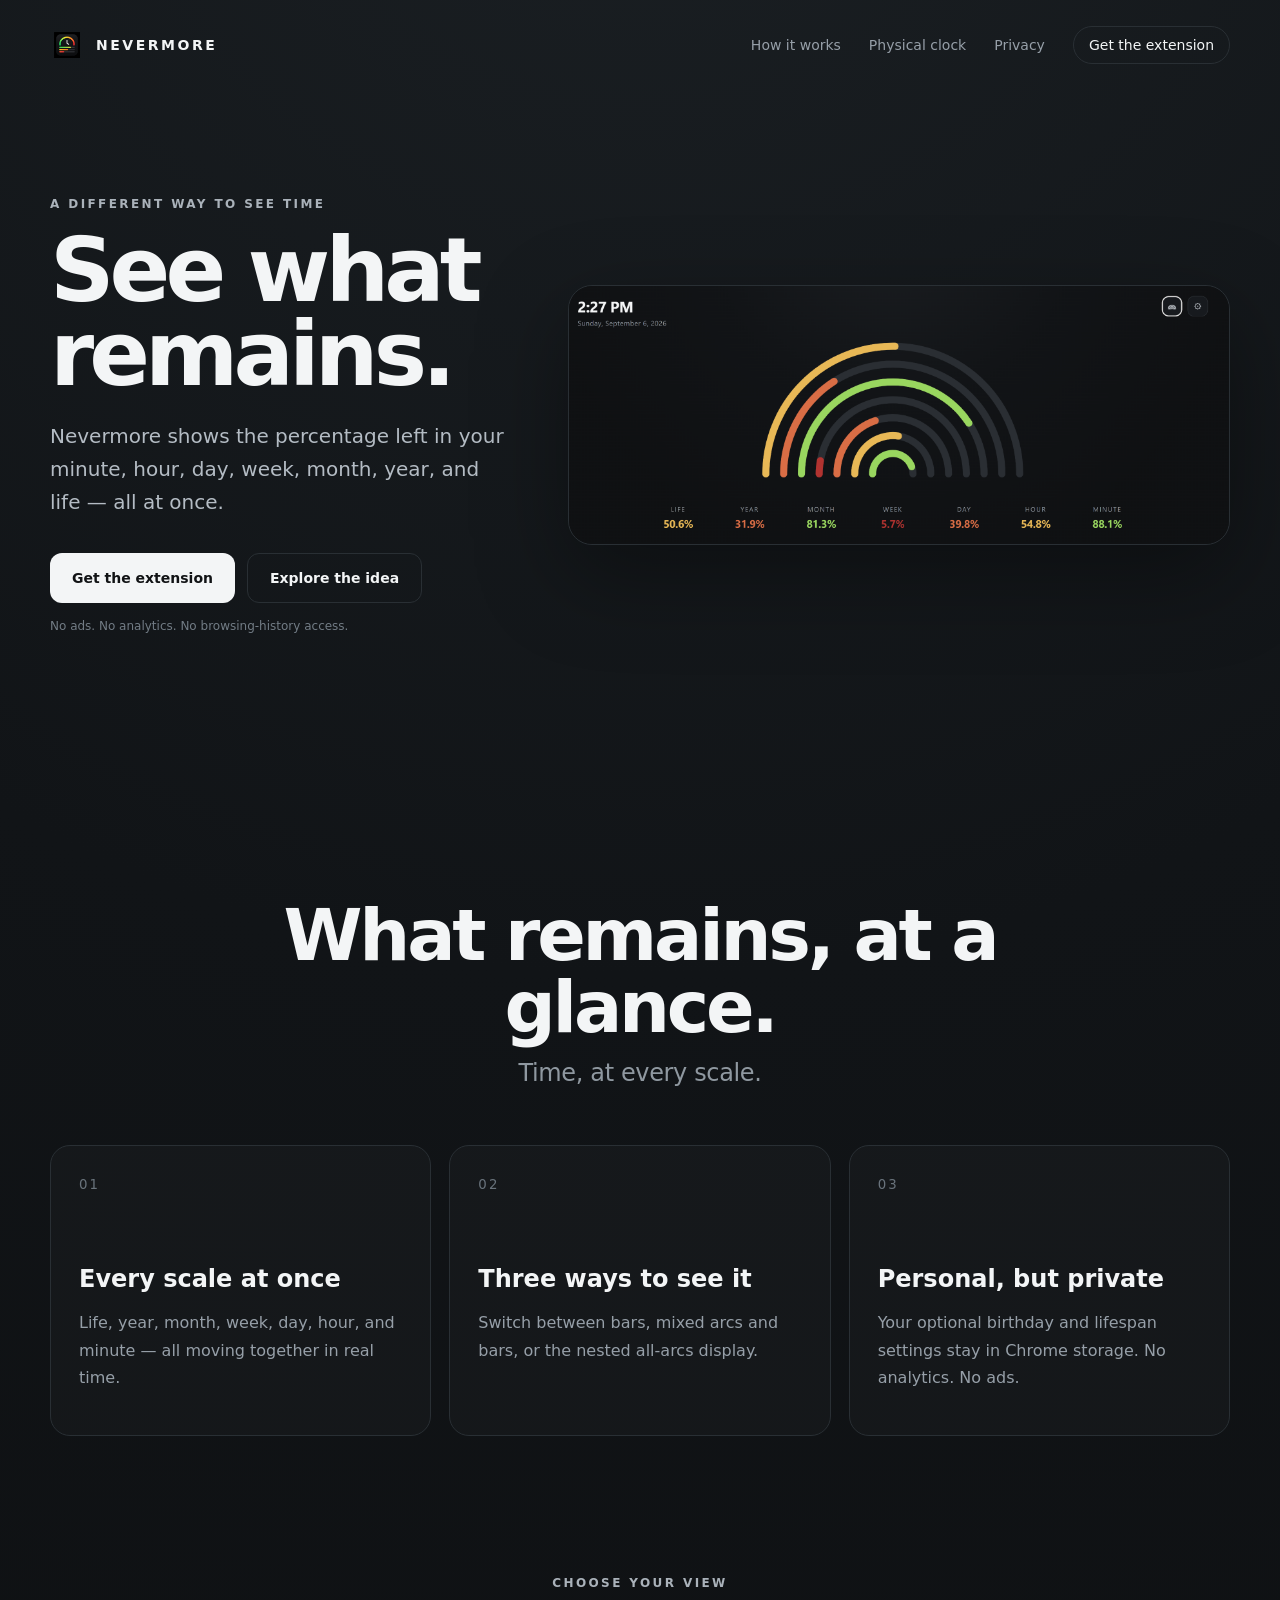
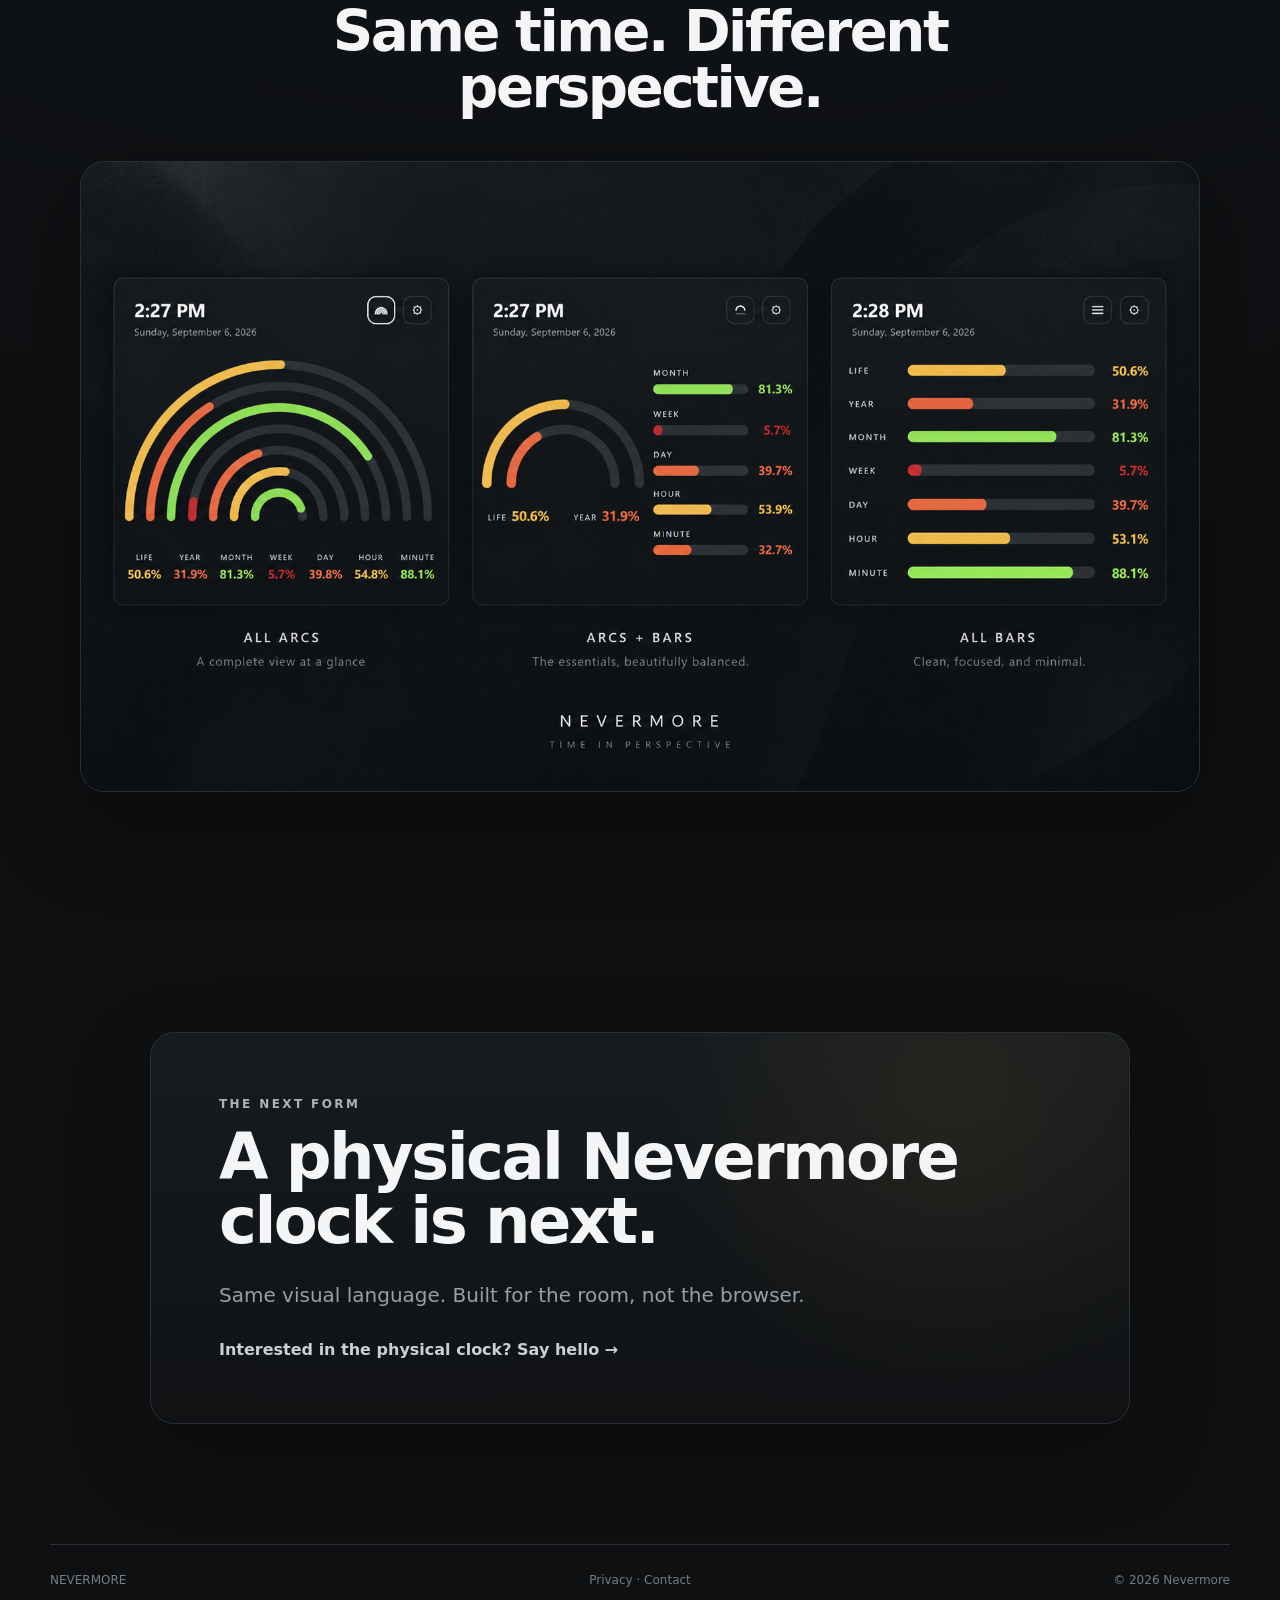
<file: index.html>
<!doctype html>
<html lang="en">
<head>
<meta charset="utf-8">
<meta name="viewport" content="width=device-width,initial-scale=1">
<meta name="description" content="Nevermore visualizes how much time remains across your minute, hour, day, week, month, year, and life.">
<title>Nevermore - Time in perspective.</title>
<link rel="stylesheet" href="styles.css">

<link rel="icon" href="/favicon.ico" sizes="any">
<link rel="icon" type="image/png" href="/favicon-32x32.png" sizes="32x32">
<link rel="apple-touch-icon" href="/apple-touch-icon.png">
<meta name="theme-color" content="#0e1012">
</head>
<body>
<header class="site-header">
  <a class="brand" href="#top"><img src="assets/icon.png" alt=""><span>NEVERMORE</span></a>
  <nav>
    <a href="#how">How it works</a>
    <a href="#physical">Physical clock</a>
    <a href="/privacy/">Privacy</a>
    <a class="pill" href="https://chromewebstore.google.com/detail/lhdioepmabnnkbfploafjoklhjpbmdkk" target="_blank" rel="noopener noreferrer">Get the extension</a>
  </nav>
</header>

<main id="top">
<section class="hero">
  <div class="hero-copy">
    <div class="eyebrow">A different way to see time</div>
    <h1>See what remains.</h1>
    <p>Nevermore shows the percentage left in your minute, hour, day, week, month, year, and life — all at once.</p>
    <div class="actions" id="chrome">
      <a class="button primary" href="https://chromewebstore.google.com/detail/lhdioepmabnnkbfploafjoklhjpbmdkk" target="_blank" rel="noopener noreferrer">Get the extension</a>
      <a class="button secondary" href="#how">Explore the idea</a>
    </div>
    <div class="micro">No ads. No analytics. No browsing-history access.</div>
  </div>

  <div class="product-shot hero-shot">
    <img src="assets/all-arcs-real.png" alt="Nevermore all-arcs view showing time remaining across seven scales">
  </div>
</section>

<section class="section" id="how">
  <div class="section-intro">
    <h2>What remains, at a glance.</h2>
    <p>Time, at every scale.</p>
  </div>

  <div class="cards">
    <article>
      <small>01</small>
      <h3>Every scale at once</h3>
      <p>Life, year, month, week, day, hour, and minute — all moving together in real time.</p>
    </article>
    <article>
      <small>02</small>
      <h3>Three ways to see it</h3>
      <p>Switch between bars, mixed arcs and bars, or the nested all-arcs display.</p>
    </article>
    <article>
      <small>03</small>
      <h3>Personal, but private</h3>
      <p>Your optional birthday and lifespan settings stay in Chrome storage. No analytics. No ads.</p>
    </article>
  </div>
</section>

<section class="views-section">
  <div class="section-intro compact">
    <div class="eyebrow">Choose your view</div>
    <h2>Same time. Different perspective.</h2>
  </div>

  <div class="product-shot combined-shot">
    <img src="assets/views-combined.png" alt="Nevermore all-arcs, mixed, and all-bars display modes">
  </div>
</section>

<section class="physical" id="physical">
  <div class="physical-consolidated">
    <div class="eyebrow">The next form</div>
    <h2>A physical Nevermore clock is next.</h2>
    <p>Same visual language. Built for the room, not the browser.</p>
    <a class="text-link" href="mailto:hello@nevermoreclock.com">Interested in the physical clock? Say hello →</a>
  </div>
</section>

</main>

<footer>
  <div>NEVERMORE</div>
  <div><a href="/privacy/">Privacy</a> · <a href="mailto:hello@nevermoreclock.com">Contact</a></div>
  <div>© 2026 Nevermore</div>
</footer>
</body>
</html>
</file>
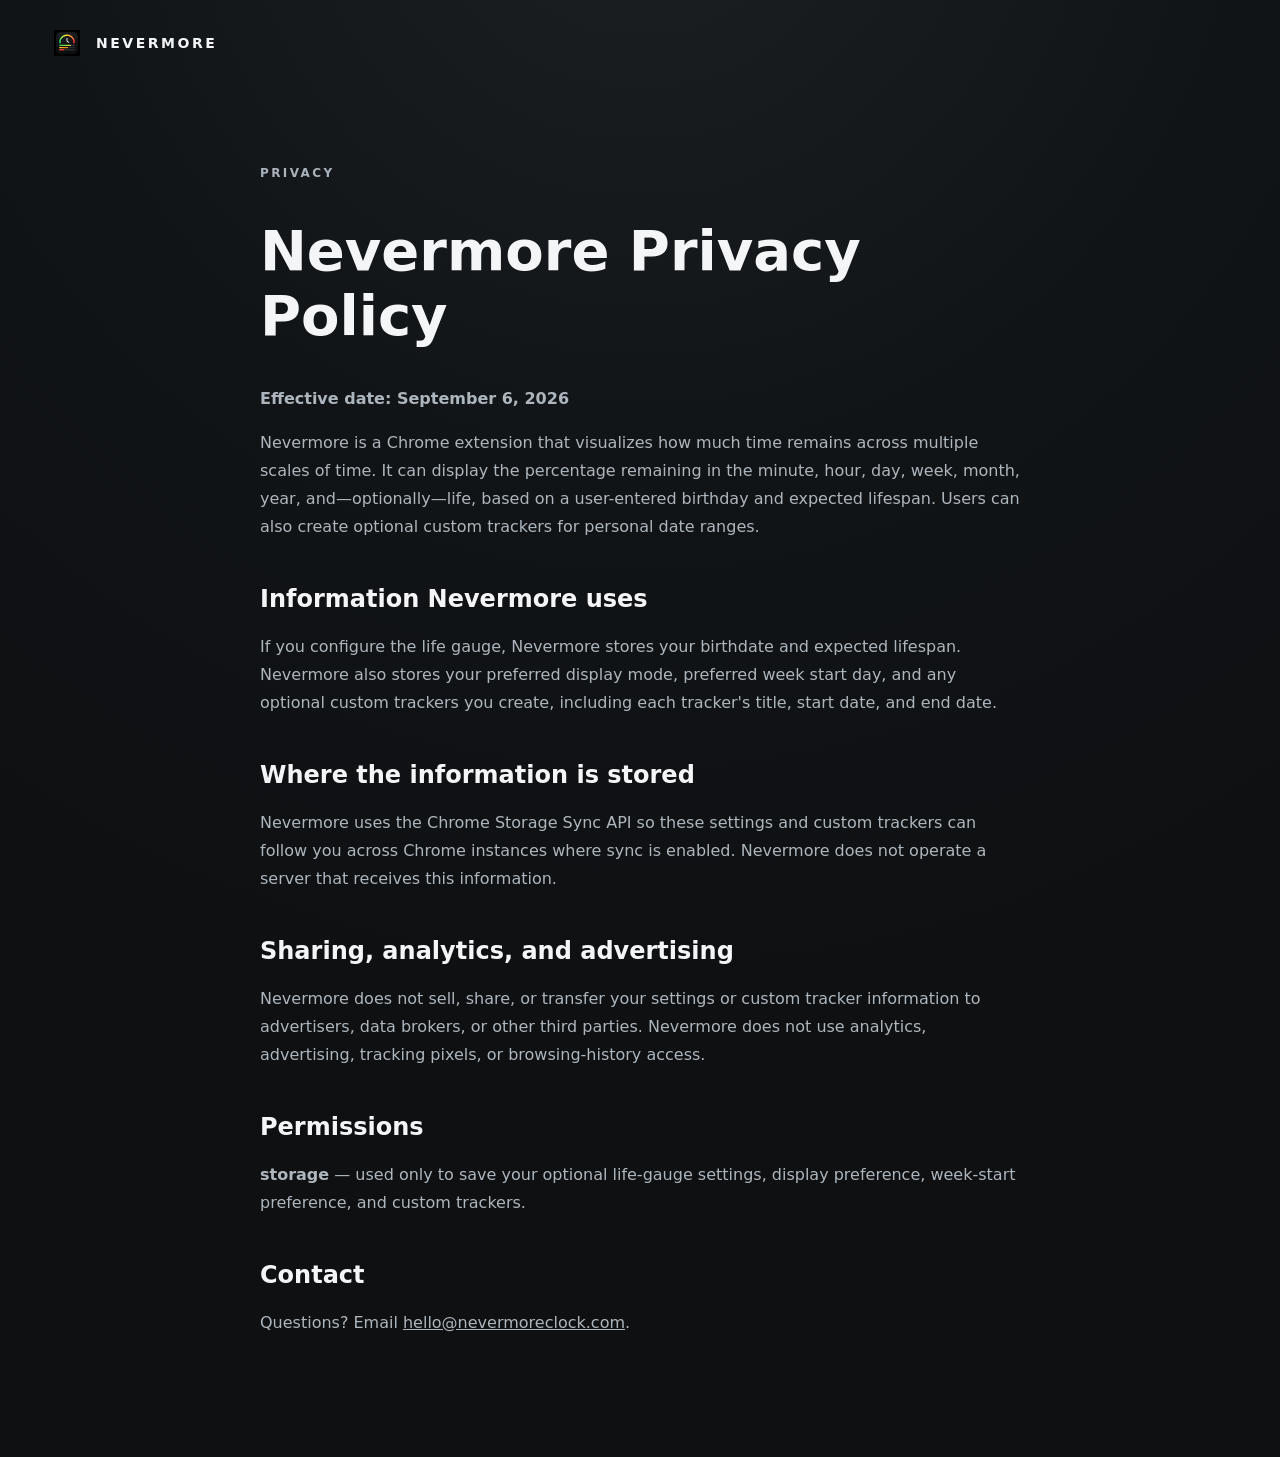
<file: privacy/index.html>
<!doctype html>
<html lang="en">
<head>
<meta charset="utf-8"><meta name="viewport" content="width=device-width,initial-scale=1">
<title>Privacy — Nevermore</title><link rel="stylesheet" href="../styles.css">
<style>.policy{width:min(760px,calc(100% - 40px));margin:80px auto 120px}.policy h1{font-size:56px}.policy h2{margin-top:44px;font-size:24px}.policy p,.policy li{color:#aeb6bd;line-height:1.75}.policy a{text-decoration:underline}</style>

<link rel="icon" href="/favicon.ico" sizes="any">
<link rel="icon" type="image/png" href="/favicon-32x32.png" sizes="32x32">
<link rel="apple-touch-icon" href="/apple-touch-icon.png">
<meta name="theme-color" content="#0e1012">
</head>
<body>
<header class="site-header"><a class="brand" href="../"><img src="../assets/icon.png" alt=""><span>NEVERMORE</span></a></header>
<main class="policy">
<div class="eyebrow">Privacy</div>
<h1>Nevermore Privacy Policy</h1>
<p><strong>Effective date: September 6, 2026</strong></p>
<p>Nevermore is a Chrome extension that visualizes how much time remains across multiple scales of time. It can display the percentage remaining in the minute, hour, day, week, month, year, and—optionally—life, based on a user-entered birthday and expected lifespan. Users can also create optional custom trackers for personal date ranges.</p>
<h2>Information Nevermore uses</h2>
<p>If you configure the life gauge, Nevermore stores your birthdate and expected lifespan. Nevermore also stores your preferred display mode, preferred week start day, and any optional custom trackers you create, including each tracker's title, start date, and end date.</p>
<h2>Where the information is stored</h2>
<p>Nevermore uses the Chrome Storage Sync API so these settings and custom trackers can follow you across Chrome instances where sync is enabled. Nevermore does not operate a server that receives this information.</p>
<h2>Sharing, analytics, and advertising</h2>
<p>Nevermore does not sell, share, or transfer your settings or custom tracker information to advertisers, data brokers, or other third parties. Nevermore does not use analytics, advertising, tracking pixels, or browsing-history access.</p>
<h2>Permissions</h2>
<p><strong>storage</strong> — used only to save your optional life-gauge settings, display preference, week-start preference, and custom trackers.</p>
<h2>Contact</h2>
<p>Questions? Email <a href="mailto:hello@nevermoreclock.com">hello@nevermoreclock.com</a>.</p>
</main>
</body></html>
</file>
<file: styles.css>
*{box-sizing:border-box}
html{scroll-behavior:smooth;overflow-x:hidden}
body{
  margin:0;
  overflow-x:hidden;
  background:radial-gradient(circle at 50% -10%,#1b2024 0,#111417 36%,#0e1012 70%);
  color:#f3f5f6;
  font-family:Inter,system-ui,-apple-system,BlinkMacSystemFont,"Segoe UI",sans-serif;
  -webkit-font-smoothing:antialiased
}
a{color:inherit;text-decoration:none}
img,svg{max-width:100%}
.site-header,.hero,.section,.views-section,.physical,.cta,footer{
  width:min(1180px,calc(100vw - 48px));
  max-width:100%;
  margin:auto
}
.site-header{
  padding:26px 0;
  display:flex;
  justify-content:space-between;
  align-items:center
}
.brand{
  display:flex;
  align-items:center;
  gap:12px;
  font-size:14px;
  font-weight:700;
  letter-spacing:.18em
}
.brand img{width:34px;height:34px;border-radius:9px}
nav{display:flex;gap:28px;align-items:center;color:#969fa8;font-size:14px}
.pill{border:1px solid #292f34;border-radius:999px;padding:10px 15px;color:#f3f5f6}

.hero{
  min-width:0;
  min-height:690px;
  display:grid;
  grid-template-columns:.82fr 1.18fr;
  gap:58px;
  align-items:center;
  padding:70px 0 110px
}
.eyebrow{
  text-transform:uppercase;
  letter-spacing:.2em;
  font-size:12px;
  font-weight:650;
  color:#aab2ba
}
.hero h1{
  font-size:clamp(64px,7vw,108px);
  line-height:.93;
  letter-spacing:-.055em;
  margin:18px 0 24px
}
.hero-copy{min-width:0}
.hero-copy>p{
  font-size:20px;
  line-height:1.65;
  color:#b4bcc4;
  max-width:620px
}
.actions{display:flex;gap:12px;flex-wrap:wrap;margin-top:34px}
.button{
  display:inline-flex;
  align-items:center;
  justify-content:center;
  min-height:50px;
  padding:0 22px;
  border-radius:12px;
  font-size:14px;
  font-weight:650
}
.primary{background:#f3f5f6;color:#111315}
.secondary{border:1px solid #292f34}
.micro{font-size:12px;color:#727c85;margin-top:16px}

.product-shot{
  width:100%;
  max-width:100%;
  min-width:0;
  border:1px solid #292f34;
  border-radius:24px;
  overflow:hidden;
  background:#101214;
  box-shadow:0 30px 90px rgba(0,0,0,.36)
}
.product-shot img{
  display:block;
  width:100%;
  max-width:100%;
  height:auto;
  object-fit:contain
}
.hero-shot{padding:0}
.hero-shot img{border-radius:23px}

.section{padding:120px 0 100px}
.section-intro{
  text-align:center;
  max-width:900px;
  margin:0 auto
}
.section-intro h2{
  font-size:clamp(44px,5.6vw,76px);
  line-height:1;
  letter-spacing:-.045em;
  margin:0
}
.section-intro p{
  margin:16px 0 0;
  color:#8f98a0;
  font-size:clamp(18px,2vw,24px);
  letter-spacing:-.015em
}
.cards{
  min-width:0;
  display:grid;
  grid-template-columns:repeat(3,1fr);
  gap:18px;
  margin-top:58px
}
.cards article{
  min-height:280px;
  padding:28px;
  border:1px solid #292f34;
  border-radius:20px;
  background:rgba(255,255,255,.018)
}
.cards small{color:#69737c;letter-spacing:.16em}
.cards h3{margin:72px 0 12px;font-size:24px}
.cards p,.physical p{color:#969fa8;line-height:1.7}

.views-section{padding:40px 0 120px}
.section-intro.compact{margin-bottom:44px}
.section-intro.compact h2{
  margin-top:14px;
  font-size:clamp(38px,4.4vw,62px)
}
.combined-shot{
  width:100%;
  max-width:1120px;
  margin:0 auto
}
.combined-shot img{border-radius:23px}

.physical{
  min-width:0;
  padding:120px 0;
}
.physical-consolidated{
  max-width:980px;
  margin:0 auto;
  padding:64px 68px;
  border:1px solid #292f34;
  border-radius:24px;
  background:radial-gradient(circle at 82% 18%,rgba(245,182,63,.07),transparent 34%),linear-gradient(180deg,#171b1f,#101214);
  box-shadow:0 30px 80px rgba(0,0,0,.28);
}
.physical h2,.cta h2{
  font-size:clamp(42px,5vw,70px);
  line-height:1;
  letter-spacing:-.04em;
  margin:14px 0 0;
  max-width:780px
}
.physical-consolidated p{
  max-width:720px;
  margin:26px 0 0;
  color:#969fa8;
  font-size:20px;
  line-height:1.65;
}
.text-link{
  display:inline-block;
  margin-top:28px;
  color:#c9d0d6;
  font-weight:600
}
.cta img{width:64px;border-radius:16px}
.cta h2{font-size:34px;margin-top:6px}

footer{
  padding:28px 0 40px;
  border-top:1px solid #292f34;
  display:grid;
  grid-template-columns:1fr auto 1fr;
  color:#737d86;
  font-size:12px
}
footer div:last-child{text-align:right}

@media(max-width:980px){
  nav a:not(.pill){display:none}
  .hero{
    grid-template-columns:1fr;
    min-height:0
  }
  .hero-copy{text-align:center}
  .hero-copy{min-width:0}
.hero-copy>p{margin-left:auto;margin-right:auto}
  .actions{justify-content:center}
  .cards{grid-template-columns:1fr}
  .cta{grid-template-columns:auto 1fr}
  .cta .button{grid-column:1/-1}
}
@media(max-width:620px){
  .site-header,.hero,.section,.views-section,.physical,.cta,footer{
    width:min(calc(100vw - 28px),1180px)
  }
  nav .pill{display:none}
  .hero{padding:44px 0 70px}
  .hero h1{font-size:clamp(58px,18vw,82px)}
  .hero-copy{min-width:0}
.hero-copy>p{font-size:17px}
  .section{padding:78px 0 70px}
  .views-section{padding:20px 0 80px}
  .physical{padding:80px 0}
  .physical-consolidated{padding:40px 28px}
  .physical-consolidated p{font-size:18px}
  .cta{grid-template-columns:1fr}
  footer{grid-template-columns:1fr;gap:12px}
  footer div:last-child{text-align:left}
}
</file>
